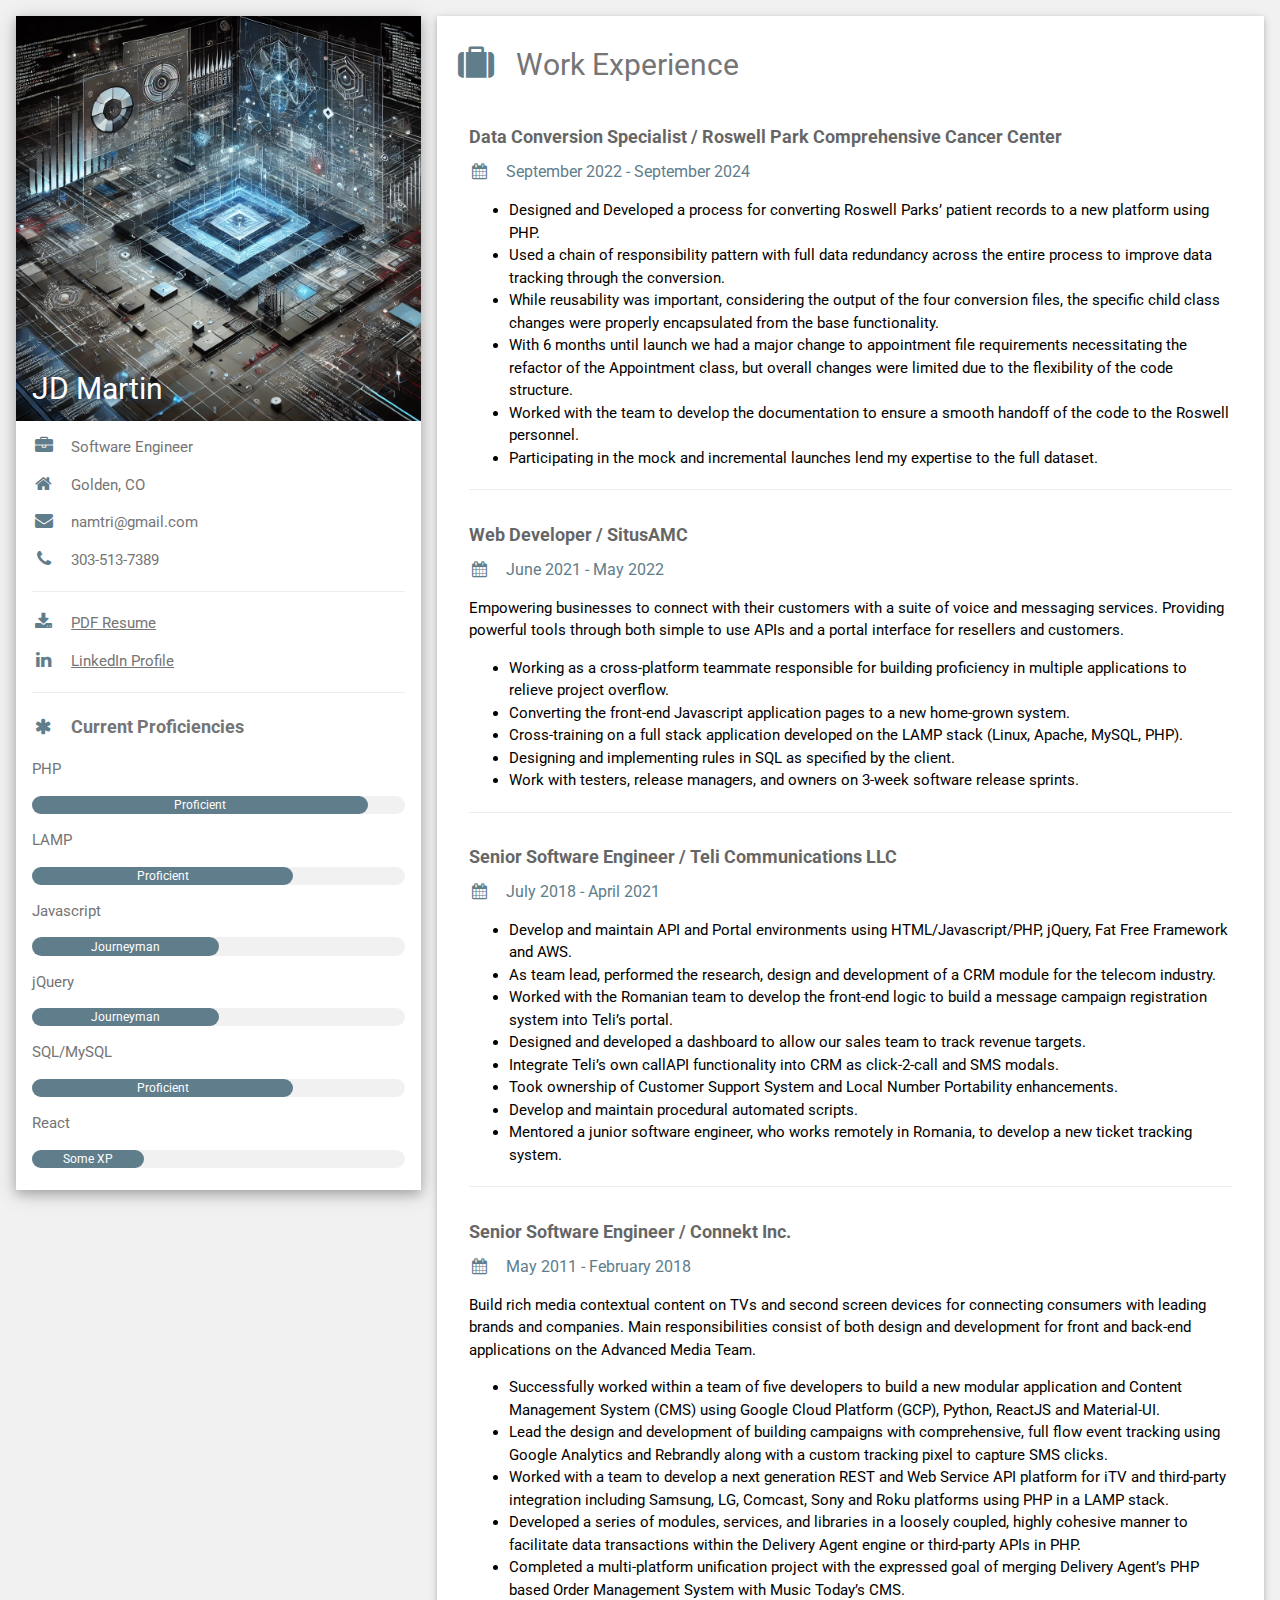
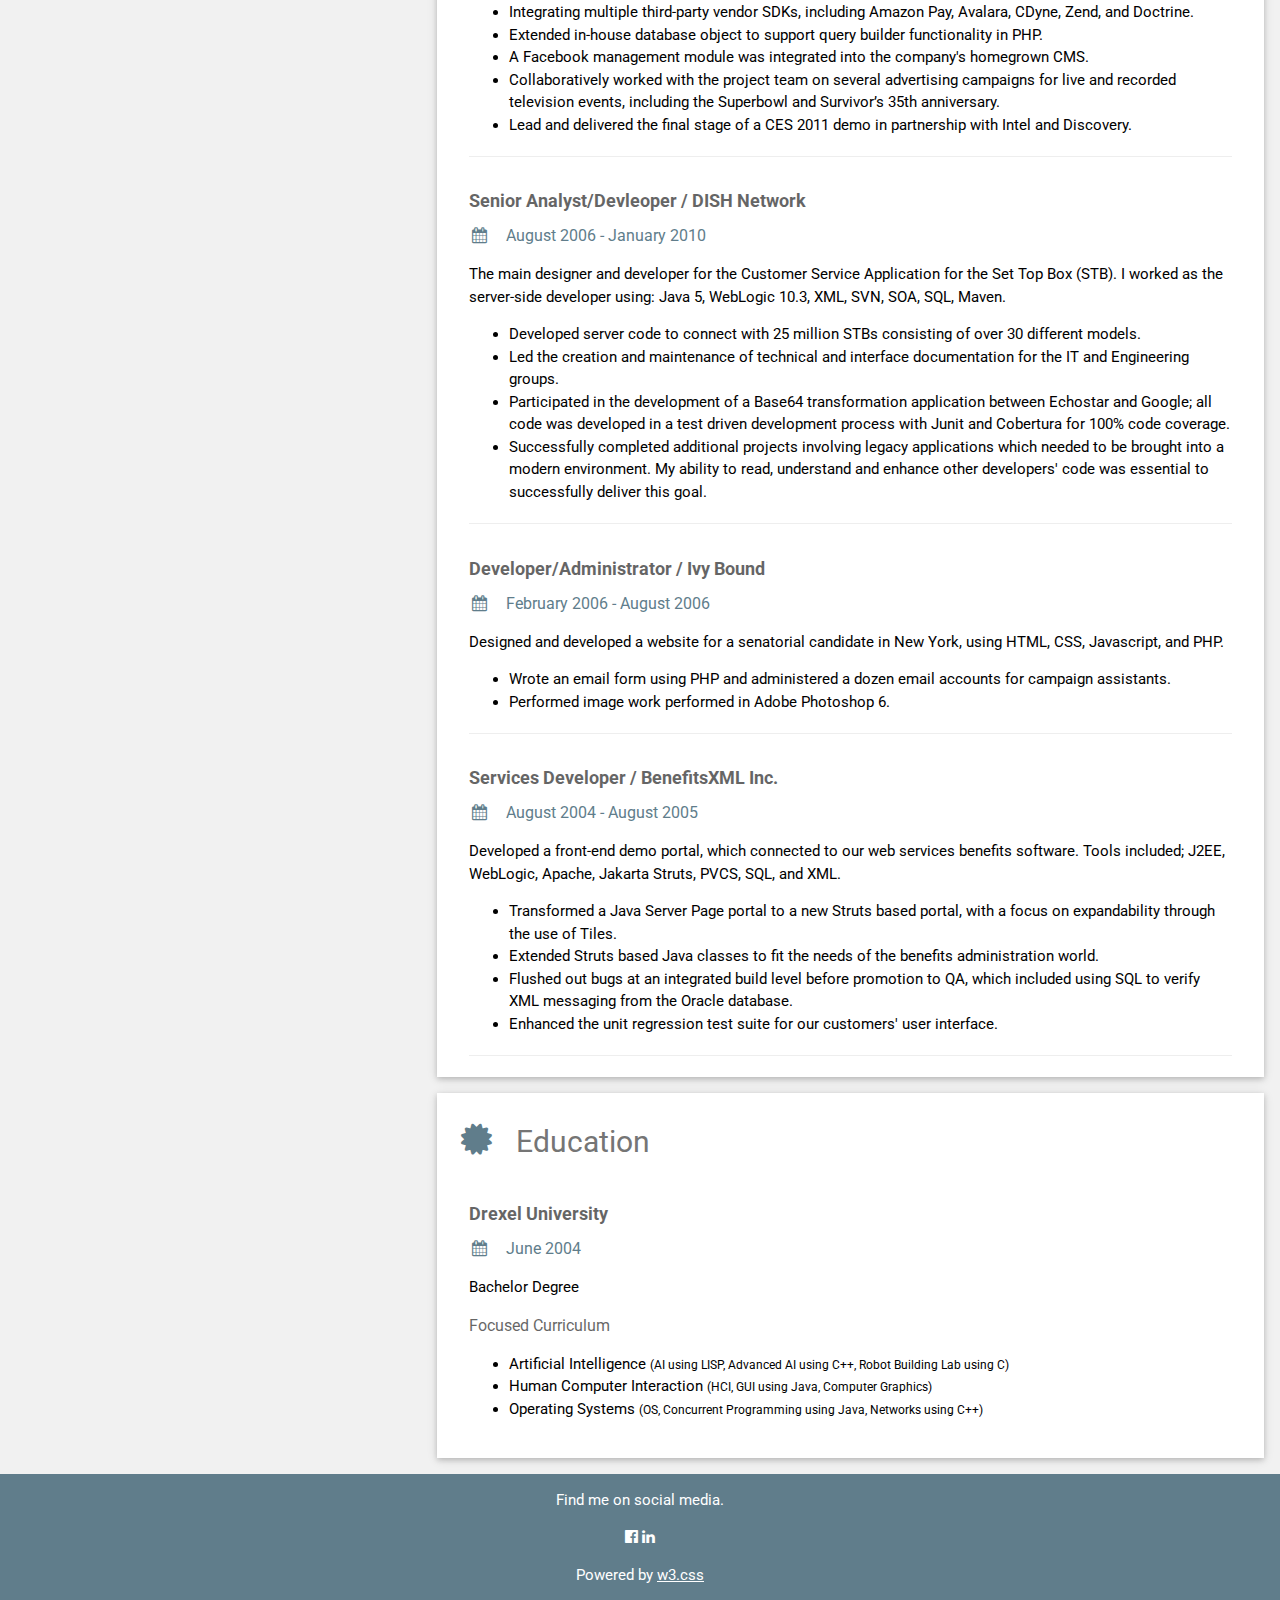
<file: index.html>
<html>
    <!-- This is currently just a placeholder for a larger index page to be created in the
    future.  Right now all this does is redirect to my CV.
    -->
    <head>
        <script type="text/javascript">window.location.href = "./cv/index.html";</script>
    </head>
</html>
</file>
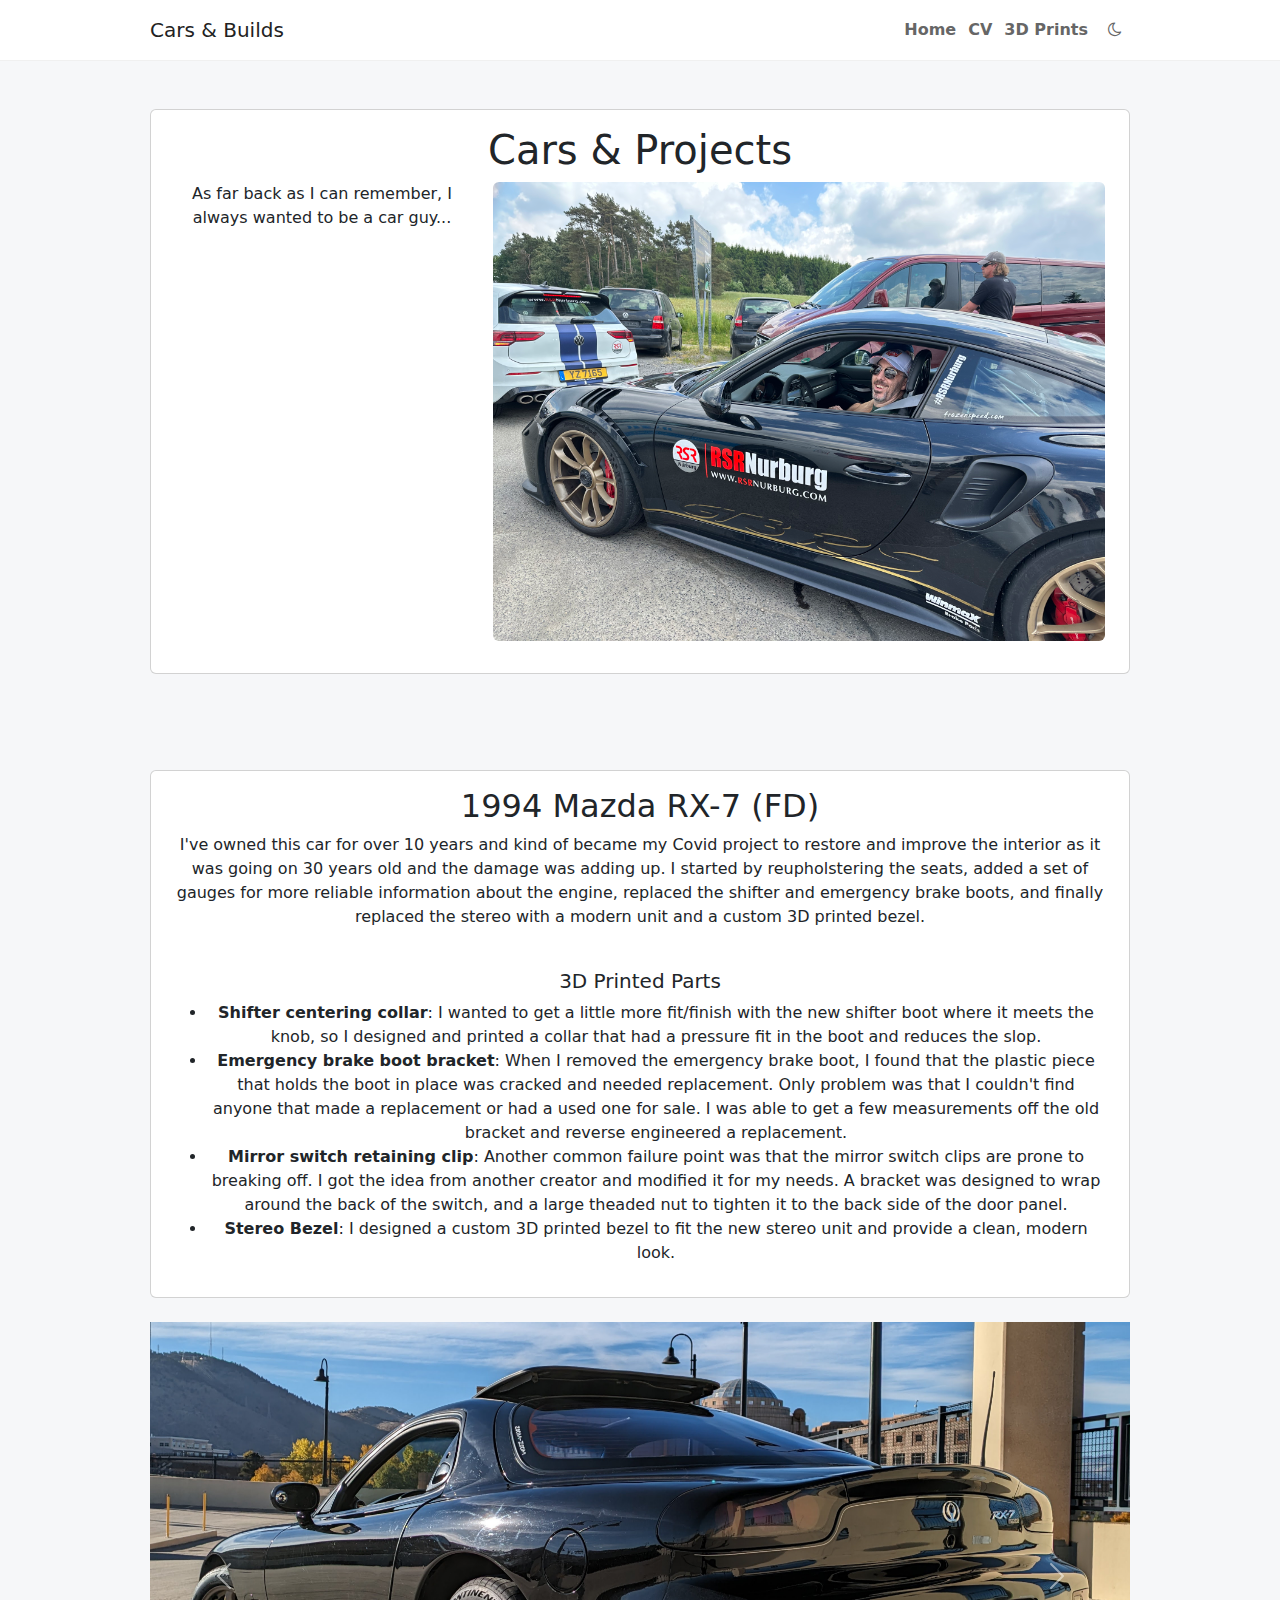
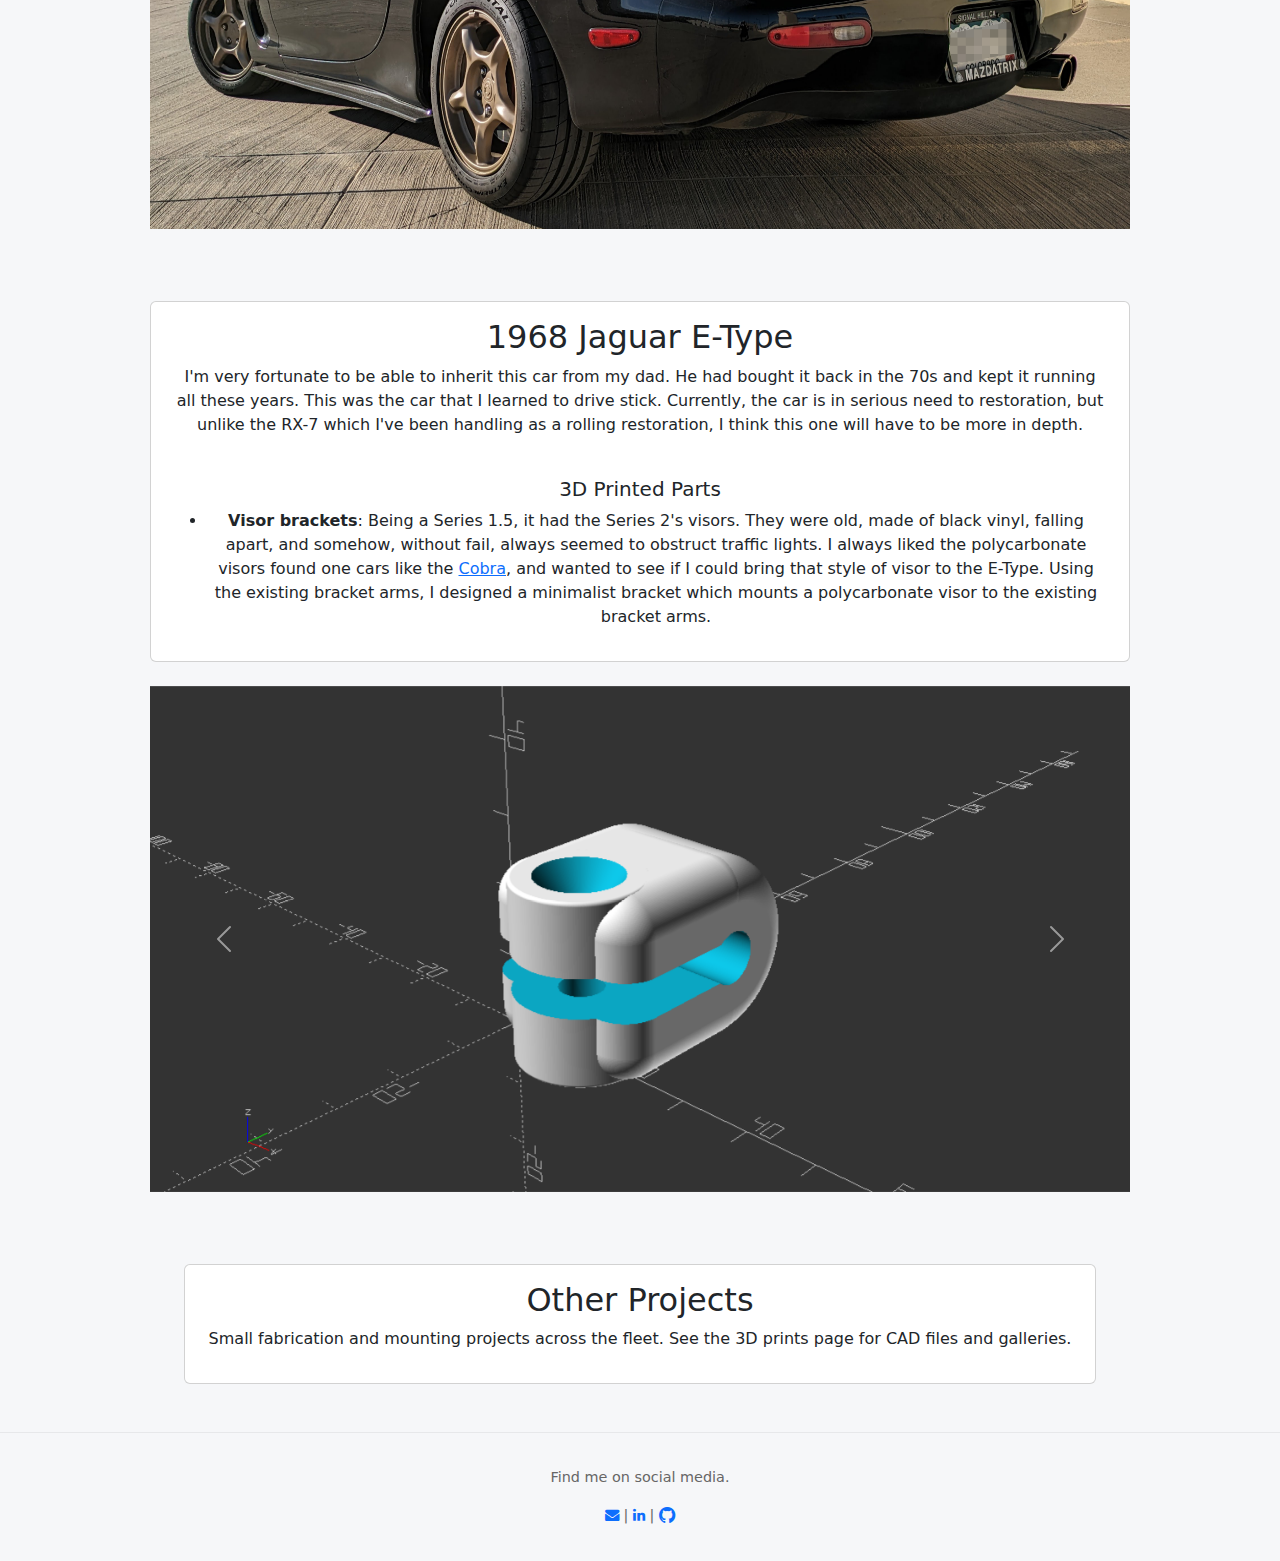
<file: cars/index.html>
<!DOCTYPE html>
<html lang="en">
  <head>
    <meta charset="utf-8" />
    <meta name="viewport" content="width=device-width, initial-scale=1" />
    <title>Cars & Projects | JD Martin</title>
    <link href="https://cdn.jsdelivr.net/npm/bootstrap@5.3.3/dist/css/bootstrap.min.css" rel="stylesheet">
		<link rel="stylesheet" href="https://cdnjs.cloudflare.com/ajax/libs/font-awesome/4.7.0/css/font-awesome.min.css">
    <link rel="stylesheet" href="/css/site.css">
    <link rel="stylesheet" href="/css/cars.css" />

    <script src="https://cdn.jsdelivr.net/npm/bootstrap@5.3.3/dist/js/bootstrap.bundle.min.js"></script>
    <script src="https://code.jquery.com/jquery-3.7.1.min.js" integrity="sha256-/JqT3SQfawRcv/BIHPThkBvs0OEvtFFmqPF/lYI/Cxo=" crossorigin="anonymous"></script>
  </head>
  <body>
    <div id="header-placeholder"></div>

    <main class="hero container py-4">
      <section class="mb-5">
        <div class="card my-4">
          <div class="card-body px-4">
            <h1 class="card-title">Cars & Projects</h1>
            <div class="card-text">
              <div class="row">
                <div class="col-md-4">
                  <p>As far back as I can remember, I always wanted to be a car guy...</p>
                </div>
                <div class="col-md-8">
                  <img src="/media/cars/pilgrimage_tour_day_01.jpeg" alt="Cars overview" class="img-fluid rounded mb-3">
                </div>
            </div>
          </div>
        </div>
      </section>

      <section class="mb-5">
        <div class="card my-4">
          <div class="card-body px-4">
            <h2 class="card-title">1994 Mazda RX-7 (FD)</h2>
            <p>I've owned this car for over 10 years and kind of became my Covid project to restore and improve the interior as it was going on 30 years old and the damage was adding up.  I started by reupholstering the seats, added a set of gauges for more reliable information about the engine, replaced the shifter and emergency brake boots, and finally replaced the stereo with a modern unit and a custom 3D printed bezel.</p><br/>

            <h5>3D Printed Parts</h5>
            <ul>
              <li><b>Shifter centering collar</b>: I wanted to get a little more fit/finish with the new shifter boot where it meets the knob, so I designed and printed a collar that had a pressure fit in the boot and reduces the slop.</li>
              <li><b>Emergency brake boot bracket</b>: When I removed the emergency brake boot, I found that the plastic piece that holds the boot in place was cracked and needed replacement. Only problem was that I couldn't find anyone that made a replacement or had a used one for sale.  I was able to get a few measurements off the old bracket and reverse engineered a replacement.</li>
              <li><b>Mirror switch retaining clip</b>: Another common failure point was that the mirror switch clips are prone to breaking off.  I got the idea from another creator and modified it for my needs.  A bracket was designed to wrap around the back of the switch, and a large theaded nut to tighten it to the back side of the door panel.</li>
              <li><b>Stereo Bezel</b>: I designed a custom 3D printed bezel to fit the new stereo unit and provide a clean, modern look.</li>
            </ul>
          </div>
        </div>

        <div id="carousel-rx7" class="carousel slide" data-bs-ride="carousel">
          <div class="carousel-inner">
            <div class="carousel-item active">
              <img src="../media/cars/seven.png" class="d-block w-100" alt="RX-7">
            </div>
            <div class="carousel-item">
              <img src="../media/cars/rx-7_stereo_bezel.jpg" class="d-block w-100" alt="Stereo bezel">
            </div>
            <div class="carousel-item">
              <img src="../media/cars/rx-7_shifter_complete.jpg" class="d-block w-100" alt="RX-7 interior">
            </div>
            <div class="carousel-item">
              <img src="../media/3d_prints/rx-7_shifter_collar.png" class="d-block w-100" alt="Shifter collar">
            </div>
            <div class="carousel-item">
              <img src="../media/3d_prints/e-brake_test_fit.jpg" class="d-block w-100" alt="E-brake test fit">
            </div>
            <div class="carousel-item">
              <img src="../media/3d_prints/rx-7_switch_retaining_ring.png" class="d-block w-100" alt="Switch retaining ring">
            </div>
          </div>
          <button class="carousel-control-prev" type="button" data-bs-target="#carousel-rx7" data-bs-slide="prev">
            <span class="carousel-control-prev-icon" aria-hidden="true"></span>
            <span class="visually-hidden">Previous</span>
          </button>
          <button class="carousel-control-next" type="button" data-bs-target="#carousel-rx7" data-bs-slide="next">
            <span class="carousel-control-next-icon" aria-hidden="true"></span>
            <span class="visually-hidden">Next</span>
          </button>
        </div>
      </section>

      <section class="mb-5">
        <div class="card my-4">
          <div class="card-body px-4">
            <h2 class="card-title">1968 Jaguar E-Type</h2>
            <p>I'm very fortunate to be able to inherit this car from my dad.  He had bought it back in the 70s and kept it running all these years.  This was the car that I learned to drive stick.  Currently, the car is in serious need to restoration, but unlike the RX-7 which I've been handling as a rolling restoration, I think this one will have to be more in depth.</p><br/>

            <h5>3D Printed Parts</h5>
            <ul>
              <li><b>Visor brackets</b>: Being a Series 1.5, it had the Series 2's visors.  They were old, made of black vinyl, falling apart, and somehow, without fail, always seemed to obstruct traffic lights.  I always liked the polycarbonate visors found one cars like the <a href="https://www.google.com/search?q=shelby+cobra+sun+visors&udm=2" target="_blank">Cobra</a>, and wanted to see if I could bring that style of visor to the E-Type.  Using the existing bracket arms, I designed a minimalist bracket which mounts a polycarbonate visor to the existing bracket arms.</li>
            </ul>
          </div>
        </div>

        <div id="carousel-jaguar" class="carousel slide" data-bs-ride="carousel">
          <div class="carousel-inner">
            <div class="carousel-item active">
              <img src="../media/3d_prints/e-type_visor_bracket_model.png" class="d-block w-100" alt="Visor bracket CAD">
            </div>
            <div class="carousel-item">
              <img src="../media/3d_prints/e-type_visor_test_fit.jpg" class="d-block w-100" alt="Visor test fit">
            </div>
          </div>
          <button class="carousel-control-prev" type="button" data-bs-target="#carousel-jaguar" data-bs-slide="prev">
            <span class="carousel-control-prev-icon" aria-hidden="true"></span>
            <span class="visually-hidden">Previous</span>
          </button>
          <button class="carousel-control-next" type="button" data-bs-target="#carousel-jaguar" data-bs-slide="next">
            <span class="carousel-control-next-icon" aria-hidden="true"></span>
            <span class="visually-hidden">Next</span>
          </button>
        </div>
      </section>

      <section>
        <div class="card my-4">
          <div class="card-body px-4">
            <h2 class="card-title">Other Projects</h2>
            <p>Small fabrication and mounting projects across the fleet. See the 3D prints page for CAD files and galleries.</p>
          </div>
        </div>
      </section>
    </main>

		<div id="footer-placeholder"></div>

    <script src="/js/fragments.js"></script>
    <script>
      loadFragment({
        url: '/components/header.html',
        targetId: 'header-placeholder',
        tokens: { HEADER: 'Cars & Builds' }
      });
    </script>
    <script src="/js/site.js" defer></script>
  </body>
</html>
</file>
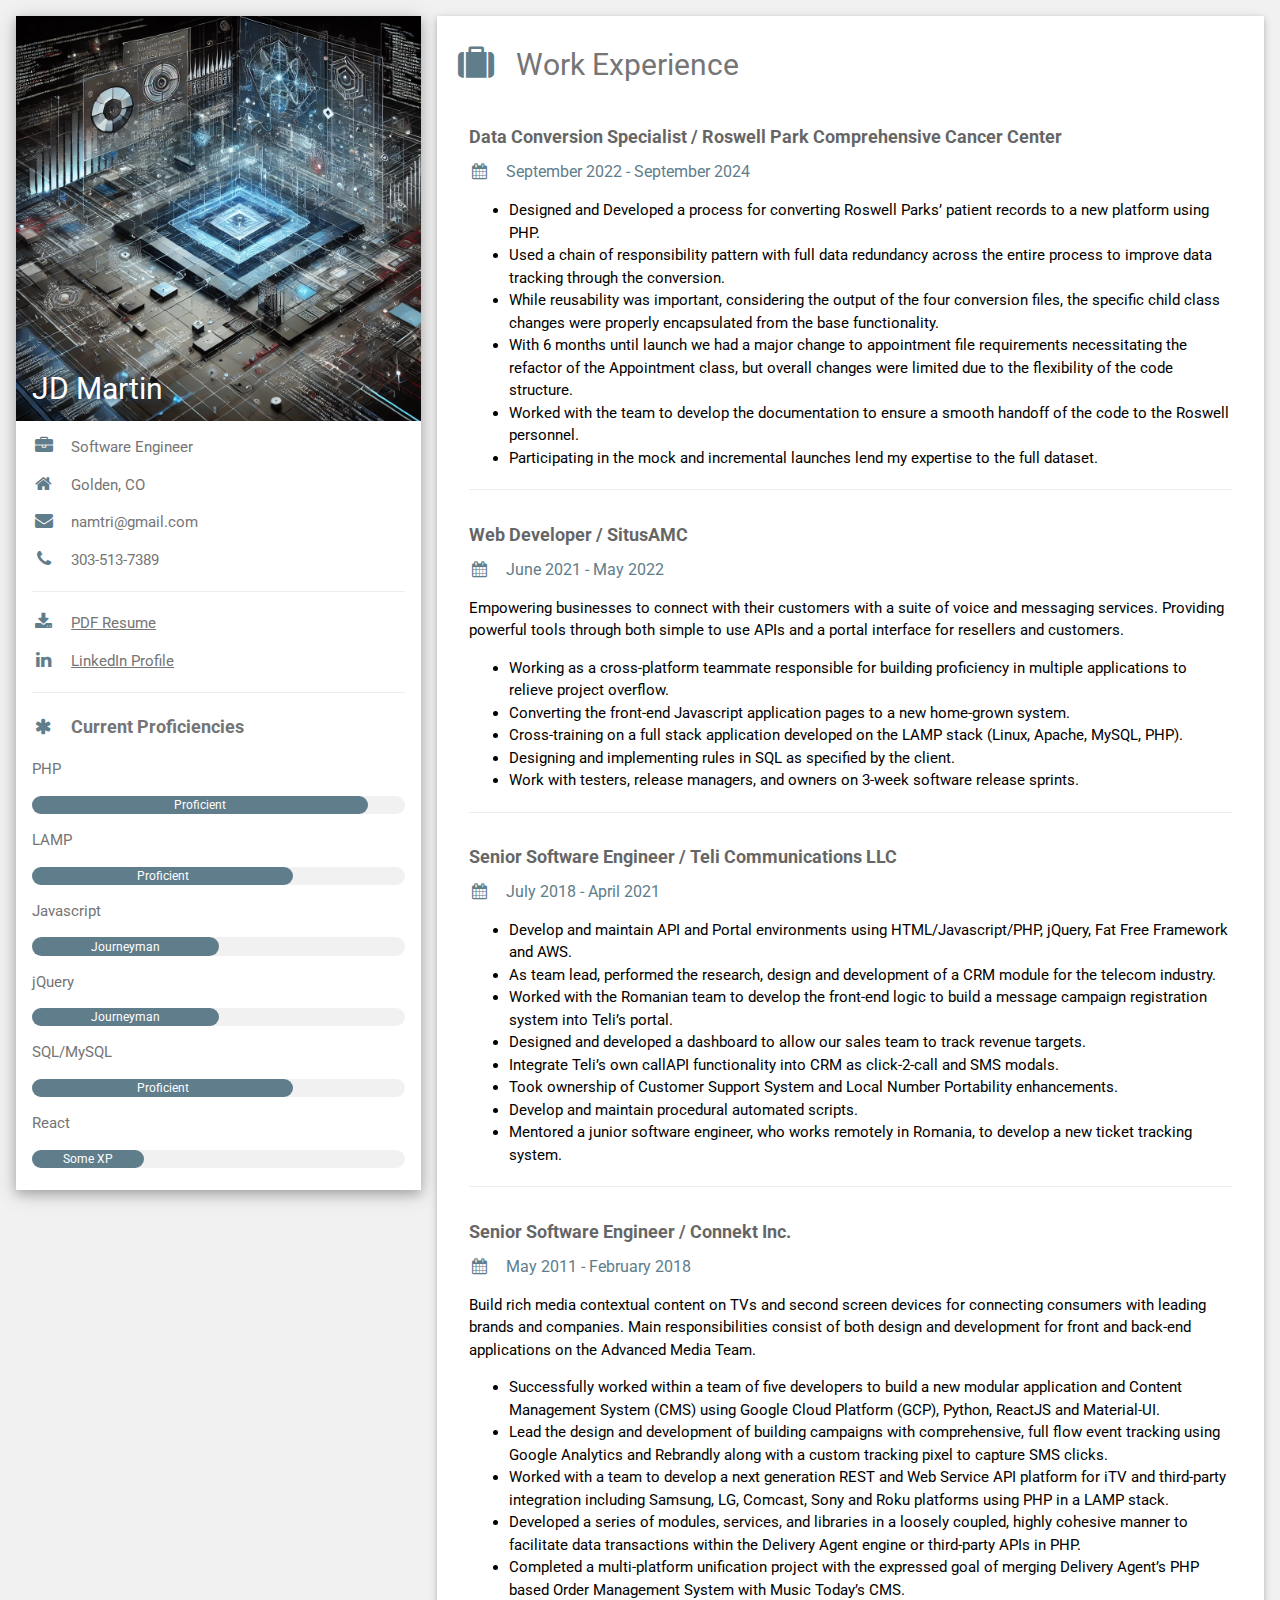
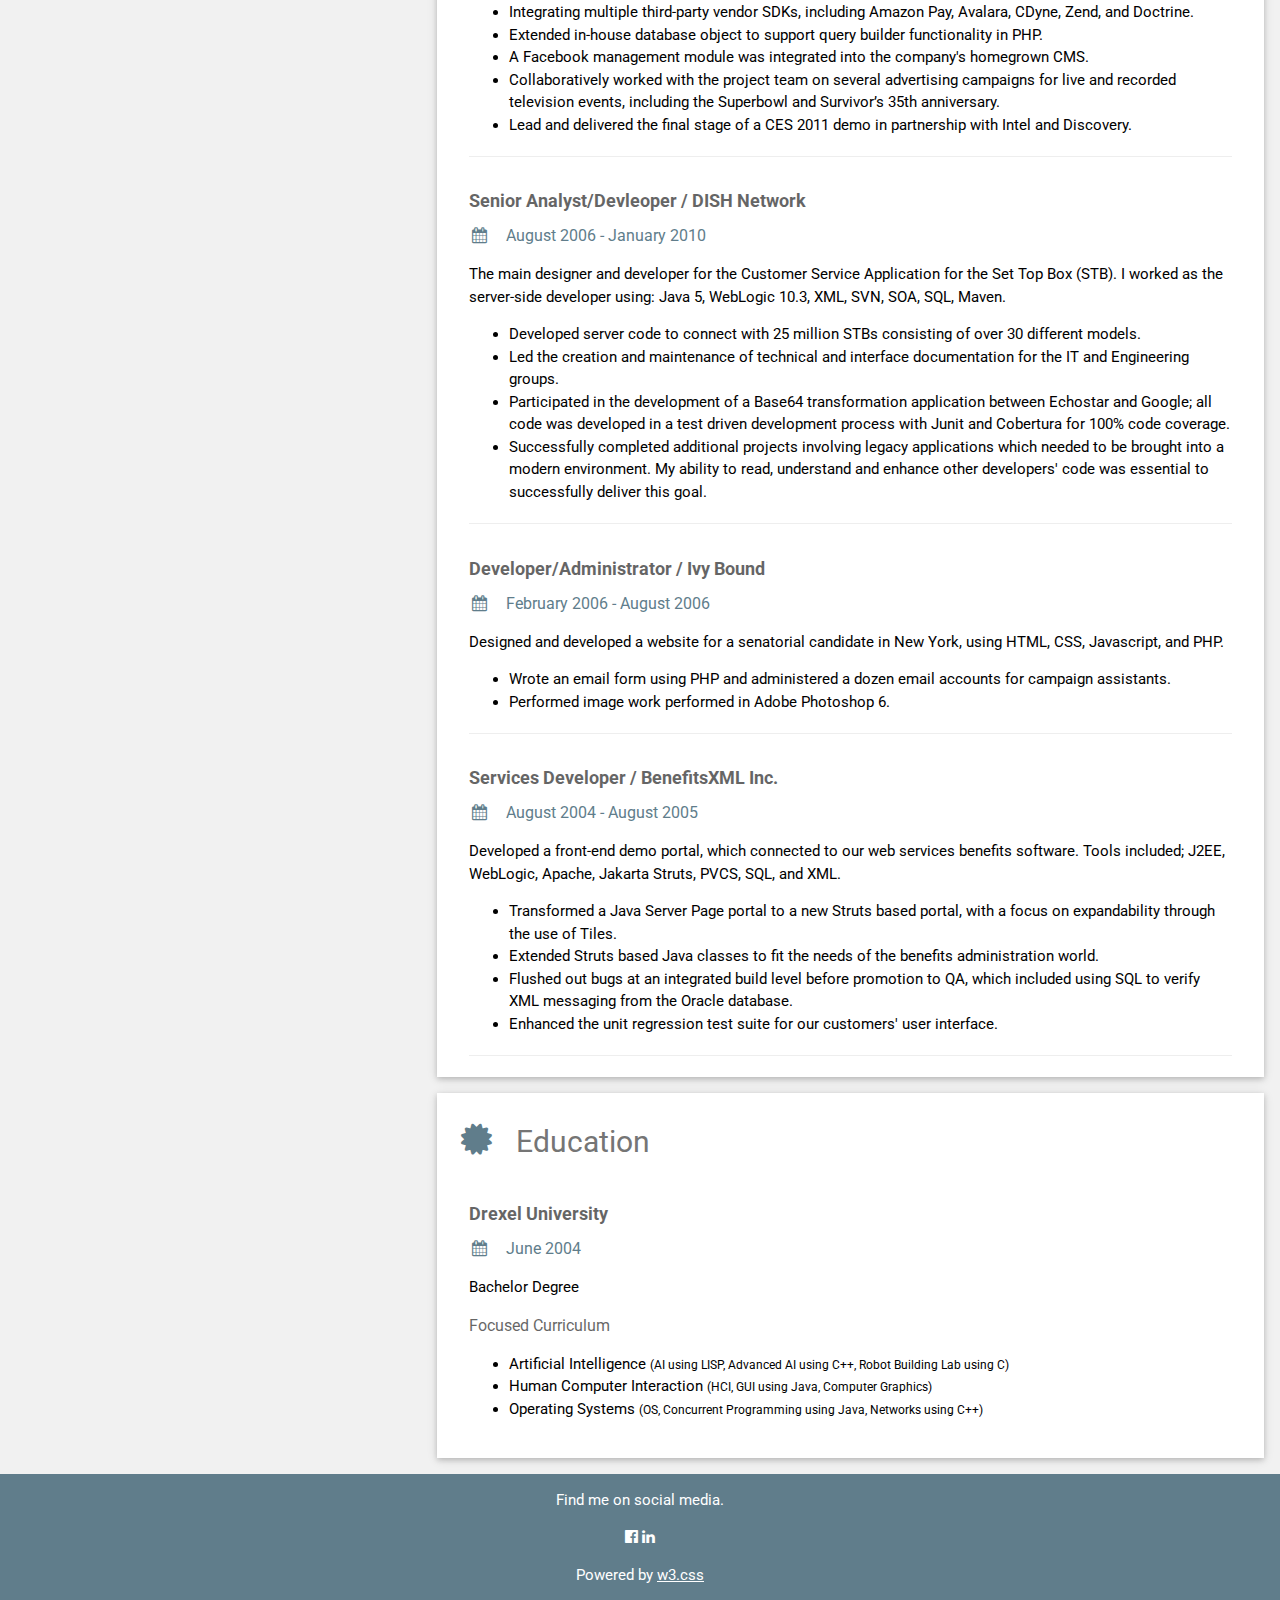
<file: cv/index.html>
<!DOCTYPE html>
<html>
<head>
<title>CV | JD Martin</title>
<meta charset="UTF-8">
<meta name="viewport" content="width=device-width, initial-scale=1">
<link rel="stylesheet" href="https://www.w3schools.com/w3css/4/w3.css">
<link rel='stylesheet' href='https://fonts.googleapis.com/css?family=Roboto'>
<link rel="stylesheet" href="https://cdnjs.cloudflare.com/ajax/libs/font-awesome/4.7.0/css/font-awesome.min.css">
<style>
html,body,h1,h2,h3,h4,h5,h6 {font-family: "Roboto", sans-serif}

.shadow {
  text-shadow: -2px 2px 6px #214567;
}

</style>
</head>
<body class="w3-light-grey">

<!-- Page Container -->
<div class="w3-content w3-margin-top" style="max-width:1400px;">

  <!-- The Grid -->
  <div class="w3-row-padding">
  
    <!-- Left Column -->
    <div class="w3-third">
    
      <div class="w3-white w3-text-grey w3-card-4">
        <div class="w3-display-container">
          <img src="../media/cover-image.webp" style="width:100%" alt="Avatar">
          <div class="w3-display-bottomleft w3-container w3-text-black">
            <h2 class="w3-text-white shadow">JD Martin</h2>
          </div>
        </div>
        <div class="w3-container">
          <p><i class="fa fa-briefcase fa-fw w3-margin-right w3-large w3-text-blue-gray"></i>Software Engineer</p>
          <p><i class="fa fa-home fa-fw w3-margin-right w3-large w3-text-blue-gray"></i>Golden, CO</p>
          <p><i class="fa fa-envelope fa-fw w3-margin-right w3-large w3-text-blue-gray"></i>namtri@gmail.com</p>
          <p><i class="fa fa-phone fa-fw w3-margin-right w3-large w3-text-blue-gray"></i>303-513-7389</p>
          <hr>

          <p><i class="fa fa-download fa-fw w3-margin-right w3-large w3-text-blue-gray"></i><a download href="../media/resume_jd_martin.pdf" class="w3-hover-light-green">PDF Resume</a></p>
          <p><i class="fa fa-linkedin fa-fw w3-margin-right w3-large w3-text-blue-gray"></i><a href="https://www.linkedin.com/in/jd-martin-1136b42/" target="_blank">LinkedIn Profile</a></p>
          <hr>

          <p class="w3-large"><b><i class="fa fa-asterisk fa-fw w3-margin-right w3-text-blue-gray"></i>Current Proficiencies</b></p>
          <p>PHP</p>
          <div class="w3-light-grey w3-round-xlarge w3-small">
            <div class="w3-container w3-center w3-round-xlarge w3-blue-gray" style="width:90%">Proficient</div>
          </div>
          <p>LAMP</p>
          <div class="w3-light-grey w3-round-xlarge w3-small">
            <div class="w3-container w3-center w3-round-xlarge w3-blue-gray" style="width:70%">Proficient</div>
          </div>
          <p>Javascript</p>
          <div class="w3-light-grey w3-round-xlarge w3-small">
            <div class="w3-container w3-center w3-round-xlarge w3-blue-gray" style="width:50%">Journeyman</div>
          </div>
          <p>jQuery</p>
          <div class="w3-light-grey w3-round-xlarge w3-small">
            <div class="w3-container w3-center w3-round-xlarge w3-blue-gray" style="width:50%">Journeyman</div>
          </div>
          <p>SQL/MySQL</p>
          <div class="w3-light-grey w3-round-xlarge w3-small">
            <div class="w3-container w3-center w3-round-xlarge w3-blue-gray" style="width:70%">Proficient</div>
          </div>
          <p>React</p>
          <div class="w3-light-grey w3-round-xlarge w3-small">
            <div class="w3-container w3-center w3-round-xlarge w3-blue-gray" style="width:30%">Some XP</div>
          </div>

          <br>
        </div>
      </div><br>

    <!-- End Left Column -->
    </div>

    <!-- Right Column -->
    <div class="w3-twothird">
    
      <div class="w3-container w3-card w3-white w3-margin-bottom">
        <h2 class="w3-text-grey w3-padding-16"><i class="fa fa-suitcase fa-fw w3-margin-right w3-xxlarge w3-text-blue-gray"></i>Work Experience</h2>
        <div class="w3-container">
          <h5 class="w3-opacity"><b>Data Conversion Specialist / Roswell Park Comprehensive Cancer Center</b></h5>
          <h6 class="w3-text-blue-gray"><i class="fa fa-calendar fa-fw w3-margin-right"></i>September 2022 - September 2024</h6>
          <div>
            <ul>
                <li>Designed and Developed a process for converting Roswell Parks’ patient records to a new platform using PHP.</li>
                <li>Used a chain of responsibility pattern with full data redundancy across the entire process to improve data tracking through the conversion.</li>
                <li>While reusability was important, considering the output of the four conversion files, the specific child class changes were properly encapsulated from the base functionality.</li>
                <li>With 6 months until launch we had a major change to appointment file requirements necessitating the refactor of the Appointment class, but overall changes were limited due to the flexibility of the code structure.</li>
                <li>Worked with the team to develop the documentation to ensure a smooth handoff of the code to the Roswell personnel.</li>
                <li>Participating in the mock and incremental launches lend my expertise to the full dataset.</li>
            </ul>
          </div>
          <hr>
        </div>
        <div class="w3-container">
          <h5 class="w3-opacity"><b>Web Developer / SitusAMC</b></h5>
          <h6 class="w3-text-blue-gray"><i class="fa fa-calendar fa-fw w3-margin-right"></i>June 2021 - May 2022</h6>
          <p>Empowering businesses to connect with their customers with a suite of voice and messaging services.  Providing powerful tools through both simple to use APIs and a portal interface for resellers and customers.</p>
          <div>
              <ul>
                <li>Working as a cross-platform teammate responsible for building proficiency in multiple applications to relieve project overflow.</li>
                <li>Converting the front-end Javascript application pages to a new home-grown system.</li>
                <li>Cross-training on a full stack application developed on the LAMP stack (Linux, Apache, MySQL, PHP).</li>
                <li>Designing and implementing rules in SQL as specified by the client.</li>
                <li>Work with testers, release managers, and owners on 3-week software release sprints.</li>
              </ul>
          </div>
          <hr>
        </div>
        <div class="w3-container">
          <h5 class="w3-opacity"><b>Senior Software Engineer / Teli Communications LLC</b></h5>
          <h6 class="w3-text-blue-gray"><i class="fa fa-calendar fa-fw w3-margin-right"></i>July 2018 - April 2021</h6>
          <div>
            <ul>
                <li>Develop and maintain API and Portal environments using HTML/Javascript/PHP, jQuery, Fat Free Framework and AWS.</li>
                <li>As team lead, performed the research, design and development of a CRM module for the telecom industry.</li>
                <li>Worked with the Romanian team to develop the front-end logic to build a message campaign registration system into Teli’s portal.</li>
                <li>Designed and developed a dashboard to allow our sales team to track revenue targets.</li>
                <li>Integrate Teli’s own callAPI functionality into CRM as click-2-call and SMS modals.</li>
                <li>Took ownership of Customer Support System and Local Number Portability enhancements.</li>
                <li>Develop and maintain procedural automated scripts.</li>
                <li>Mentored a junior software engineer, who works remotely in Romania, to develop a new ticket tracking system.</li>
            </ul>
          </div>
          <hr>
        </div>
        <div class="w3-container">
            <h5 class="w3-opacity"><b>Senior Software Engineer / Connekt Inc.</b></h5>
            <h6 class="w3-text-blue-gray"><i class="fa fa-calendar fa-fw w3-margin-right"></i>May 2011 - February 2018</h6>
            <p>Build rich media contextual content on TVs and second screen devices for connecting consumers with leading brands and companies.  Main responsibilities consist of both design and development for front and back-end applications on the Advanced Media Team.</p>
            <div>
                <ul>
                    <li>Successfully worked within a team of five developers to build a new modular application and Content Management System (CMS) using Google Cloud Platform (GCP), Python, ReactJS and Material-UI.</li>
                    <li>Lead the design and development of building campaigns with comprehensive, full flow event tracking using Google Analytics and Rebrandly along with a custom tracking pixel to capture SMS clicks.</li>
                    <li>Worked with a team to develop a next generation REST and Web Service API platform for iTV and third-party integration including Samsung, LG, Comcast, Sony and Roku platforms using PHP in a LAMP stack.</li>
                    <li>Developed a series of modules, services, and libraries in a loosely coupled, highly cohesive manner to facilitate data transactions within the Delivery Agent engine or third-party APIs in PHP.</li>
                    <li>Completed a multi-platform unification project with the expressed goal of merging Delivery Agent’s PHP based Order Management System with Music Today’s CMS.</li>
                    <li>Integrating multiple third-party vendor SDKs, including Amazon Pay, Avalara, CDyne, Zend, and Doctrine.</li>
                    <li>Extended in-house database object to support query builder functionality in PHP.</li>
                    <li>A Facebook management module was integrated into the company's homegrown CMS.</li>
                    <li>Collaboratively worked with the project team on several advertising campaigns for live and recorded television events, including the Superbowl and Survivor’s 35th anniversary.</li>
                    <li>Lead and delivered the final stage of a CES 2011 demo in partnership with Intel and Discovery.</li>
                </ul>
            </div>
          <hr>
        </div>
        <div class="w3-container">
            <h5 class="w3-opacity"><b>Senior Analyst/Devleoper / DISH Network</b></h5>
            <h6 class="w3-text-blue-gray"><i class="fa fa-calendar fa-fw w3-margin-right"></i>August 2006 - January 2010</h6>
            <p>The main designer and developer for the Customer Service Application for the Set Top Box (STB).  I worked as the server-side developer using: Java 5, WebLogic 10.3, XML, SVN, SOA, SQL, Maven.
            </p>
            <div>
                <ul>
                    <li>Developed server code to connect with 25 million STBs consisting of over 30 different models.</li>
                    <li>Led the creation and maintenance of technical and interface documentation for the IT and Engineering groups.</li>
                    <li>Participated in the development of a Base64 transformation application between Echostar and Google; all code was developed in a test driven development process with Junit and Cobertura for 100% code coverage.</li>
                    <li>Successfully completed additional projects involving legacy applications which needed to be brought into a modern environment.  My ability to read, understand and enhance other developers' code was essential to successfully deliver this goal.</li>
                </ul>
            </div>
          <hr>
        </div>
        <div class="w3-container">
            <h5 class="w3-opacity"><b>Developer/Administrator / Ivy Bound</b></h5>
            <h6 class="w3-text-blue-gray"><i class="fa fa-calendar fa-fw w3-margin-right"></i>February 2006 - August 2006</h6>
            <p>Designed and developed a website for a senatorial candidate in New York, using HTML, CSS, Javascript, and PHP.

            </p>
            <div>
                <ul>
                    <li>Wrote an email form using PHP and administered a dozen email accounts for campaign assistants.</li>
                    <li>Performed image work performed in Adobe Photoshop 6.</li>
                </ul>
            </div>
          <hr>
        </div>
        <div class="w3-container">
            <h5 class="w3-opacity"><b>Services Developer / BenefitsXML Inc.</b></h5>
            <h6 class="w3-text-blue-gray"><i class="fa fa-calendar fa-fw w3-margin-right"></i>August 2004 - August 2005</h6>
            <p>Developed a front-end demo portal, which connected to our web services benefits software.  Tools included;  J2EE, WebLogic, Apache, Jakarta Struts, PVCS, SQL, and XML.
            </p>
            <div>
                <ul>
                    <li>Transformed a Java Server Page portal to a new Struts based portal, with a focus on expandability through the use of Tiles.</li>
                    <li>Extended Struts based Java classes to fit the needs of the benefits administration world.</li>
                    <li>Flushed out bugs at an integrated build level before promotion to QA, which included using SQL to verify XML messaging from the Oracle database.</li>
                    <li>Enhanced the unit regression test suite for our customers' user interface.</li>
                </ul>
            </div>
          <hr>
        </div>
      </div>

      <div class="w3-container w3-card w3-white">
        <h2 class="w3-text-grey w3-padding-16"><i class="fa fa-certificate fa-fw w3-margin-right w3-xxlarge w3-text-blue-gray"></i>Education</h2>
        <div class="w3-container">
          <h5 class="w3-opacity"><b>Drexel University</b></h5>
          <h6 class="w3-text-blue-gray"><i class="fa fa-calendar fa-fw w3-margin-right"></i>June 2004</h6>
          <p>Bachelor Degree</p>
          <div>
            <h6 class="w3-opacity">Focused Curriculum</h6>
            <ul>
                <li>Artificial Intelligence <span class="w3-small">(AI using LISP, Advanced AI using C++, Robot Building Lab using C)</span></li>
                <li>Human Computer Interaction <span class="w3-small">(HCI, GUI using Java, Computer Graphics)</span></li>
                <li>Operating Systems <span class="w3-small">(OS, Concurrent Programming using Java, Networks using C++)</span></li>
            </ul>
          </div>
        </div>
        <br>
      </div>

    <!-- End Right Column -->
    </div>
    
  <!-- End Grid -->
  </div>
  
  <!-- End Page Container -->
</div>

<footer class="w3-container w3-blue-gray w3-center w3-margin-top">
  <p>Find me on social media.</p>
  <a href="https://www.facebook.com/thejdmartin/" target="_blank"><i class="fa fa-facebook-official w3-hover-opacity"></i></a>
  <a href="https://www.linkedin.com/in/jd-martin-1136b42/" target="_blank"><i class="fa fa-linkedin w3-hover-opacity"></i></a>
  <p>Powered by <a href="https://www.w3schools.com/w3css/default.asp" target="_blank">w3.css</a></p>
</footer>

</body>
</html>
</file>
<file: css/site.css>
/* Basic shared site stylesheet for homepage and future unified styling */
:root{
  --bg: #f6f7f9;
  --accent: #2b6cb0;
  --muted: #666;
  --card-bg: #ffffff;
  --text-color: #222;
  --radius: 0.5rem;
  --max-width: 61.25rem;
}
/* Dark theme overrides are applied by adding `dark` class to <body> */
.dark{
  --bg: #0f1720;
  --accent: #60a5fa;
  --muted: #9fb5d6;
  --card-bg: #0b1220;
  --text-color: #dbeafe;
}
html,body{height:100%;margin:0;font-family:system-ui,-apple-system,Segoe UI,Roboto,'Helvetica Neue',Arial}
.site-toggle-hidden{display:none}
body{background:var(--bg);color:var(--text-color);display:flex;flex-direction:column}
.container{width:90%;max-width:var(--max-width);margin:0 auto}
.site-header{background:var(--card-bg);border-bottom:1px solid rgba(0,0,0,0.06)}
.site-header .container{display:flex;align-items:center;justify-content:space-between;padding:0.75rem 0}
.site-title{margin:0;font-size:1.25rem}
.site-nav{display:flex;gap:0.75rem;align-items:center}
.site-nav .nav-link{margin-left:0;text-decoration:none;color:var(--muted);font-weight:600;background:transparent;border:none}
.site-nav .nav-link:hover{color:var(--accent)}
.theme-toggle{cursor:pointer;border-radius:0.375rem;padding:0.375rem 0.5rem}
.theme-toggle:hover{background:rgba(0,0,0,0.04)}
.theme-toggle-icon{pointer-events: none;}

/* small utility from previous W3 hover effect */
.hover-opacity{transition:opacity .15s ease}
.hover-opacity:hover{opacity:0.7}
.hero{flex:1;display:flex;flex-direction:column;align-items:center;justify-content:center;padding:3.75rem 0;text-align:center}
.lead{font-size:1.05rem;color:var(--muted);max-width:45rem}
.buttons{margin-top:1.125rem}
.btn{display:inline-block;padding:0.625rem 1rem;margin:0 0.5rem;background:var(--accent);color:white;text-decoration:none;border-radius:0.375rem}
.btn-outline{background:transparent;border:2px solid var(--accent);color:var(--accent)}
.site-footer{padding:1.125rem 0;text-align:center;color:var(--muted);font-size:0.9rem;border-top:1px solid rgba(0,0,0,0.06);background:transparent}

/* make sure components read the CSS vars for background */
.site-header{background:var(--card-bg);border-bottom:1px solid rgba(0,0,0,0.06)}

/* Back to Top Button */
.back-to-top {
  position: fixed;
  bottom: 2rem;
  right: 2rem;
  width: 3rem;
  height: 3rem;
  background: var(--accent);
  color: white;
  border-radius: 50%;
  display: flex;
  align-items: center;
  justify-content: center;
  text-decoration: none;
  font-size: 1.25rem;
  opacity: 0;
  visibility: hidden;
  transition: opacity 0.3s ease, visibility 0.3s ease;
  z-index: 999;
  box-shadow: 0 0.375rem 1.125rem rgba(0, 0, 0, 0.15);
}

.back-to-top:hover {
  background: #1e5394;
  transform: translateY(-0.25rem);
}

.back-to-top.show {
  opacity: 1;
  visibility: visible;
}

/* Dark theme back to top button */
.dark .back-to-top {
  background: var(--accent);
}

.dark .back-to-top:hover {
  background: #8bb9f0;
}

@media (max-width: 600px) {
  .back-to-top {
    width: 2.5rem;
    height: 2.5rem;
    bottom: 1rem;
    right: 1rem;
    font-size: 1rem;
  }
}
.fullscreen-section {
  border-radius: var(--radius);
  min-height: 80vw;
  min-width: 80vw;
  max-width: 80vw;
  display: flex;
  align-items: center;
  justify-content: center;
  background-size: cover;
  background-position: center;
  background-repeat: no-repeat;
  background-attachment: fixed;
  position: relative;
  box-shadow: 0px 0px 1.25rem rgba(0,0,0,0.45);
  margin-bottom: 1.5rem;
}

.fullscreen-section .container {
  position: relative;
  z-index: 2;
}

/* Background images for home page sections */
.beartooth-pass-bg {
  background-image: url('/media/index/beartooth_pass.jpg');
}

.work-overview-bg {
  background-image: url('/media/index/work-overview-bg.jpg');
}

.featured-project-bg {
  background-image: url('/media/index/featured-project-bg.png');
}

.values-bg {
  background-image: url('/media/index/values-bg.jpg');
}

.tools-bg {
  background-image: url('/media/index/tools-bg.jpg');
}

.cta-bg {
  background-image: url('/media/index/cta-bg.jpg');
}

/* Responsive: Disable parallax on mobile for better performance */
@media (max-width: 768px) {
  .fullscreen-section {
    min-height: auto;
    max-width: fit-content;
    background-attachment: scroll;
    padding: 3rem 0;
  }
}

/* Back to Top Button */
.back-to-top {
  position: fixed;
  bottom: 2rem;
  right: 2rem;
  width: 3rem;
  height: 3rem;
  background: var(--accent);
  color: white;
  border-radius: 50%;
  display: flex;
  align-items: center;
  justify-content: center;
  text-decoration: none;
  font-size: 1.25rem;
  opacity: 0;
  visibility: hidden;
  transition: opacity 0.3s ease, visibility 0.3s ease;
  z-index: 999;
  box-shadow: 0 0.375rem 1.125rem rgba(0, 0, 0, 0.15);
}

.back-to-top:hover {
  background: #1e5394;
  transform: translateY(-0.25rem);
}

.back-to-top.show {
  opacity: 1;
  visibility: visible;
}

/* Dark theme back to top button */
.dark .back-to-top {
  background: var(--accent);
}

.dark .back-to-top:hover {
  background: #8bb9f0;
}

@media (max-width: 600px) {
  .back-to-top {
    width: 2.5rem;
    height: 2.5rem;
    bottom: 1rem;
    right: 1rem;
    font-size: 1rem;
  }
}
</file>
<file: css/cars.css>
/* Cars Page Specific Styles */

/* Uses Bootstrap for most styling (already imported in HTML) */
/* Page uses .hero class which is shared, so minimal page-specific styling needed */

/* Any cars page specific overrides can go here */
</file>
